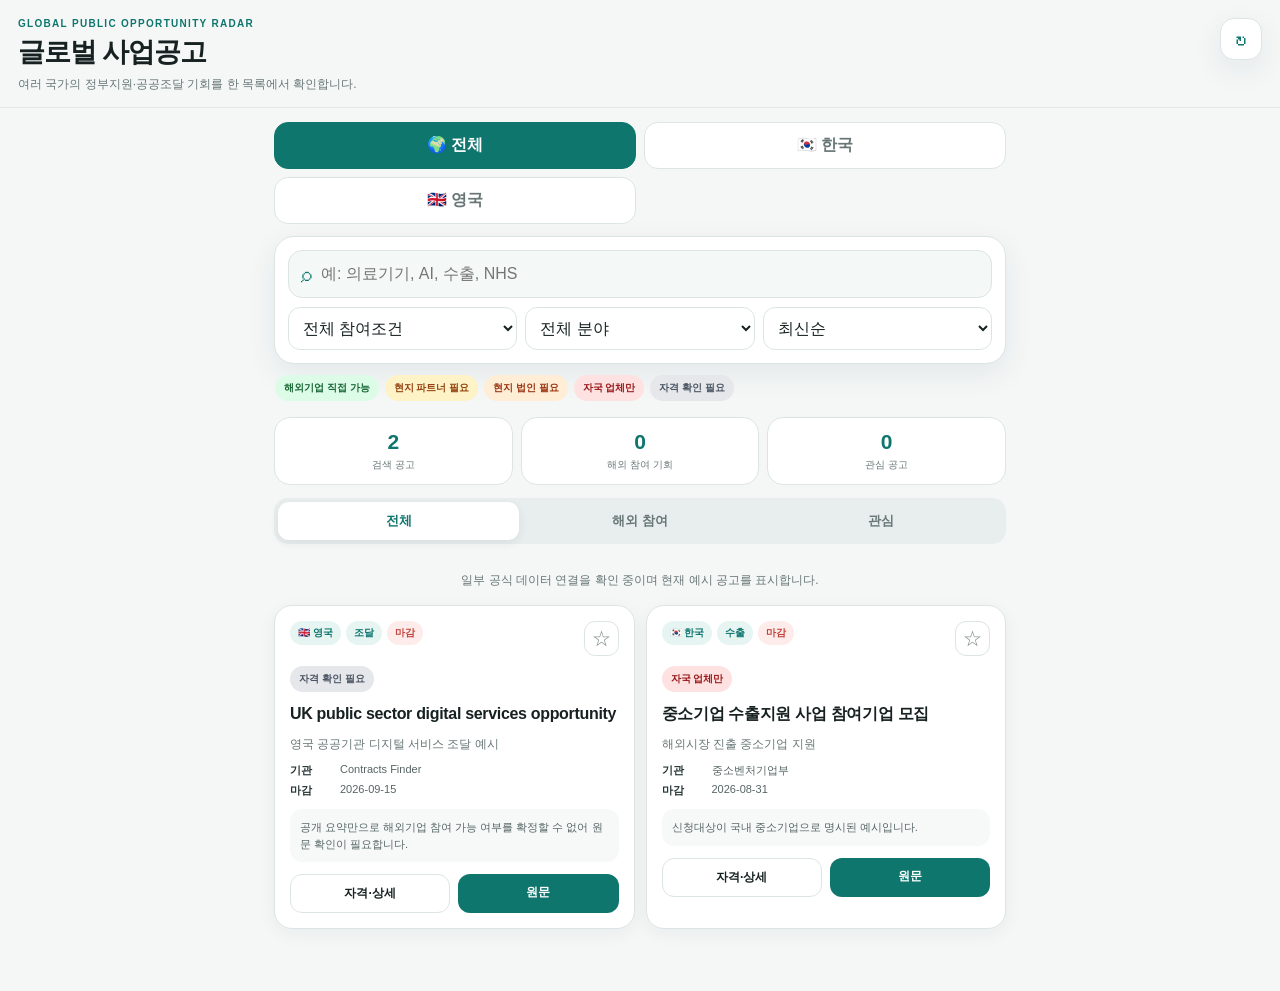
<file: index.html>
<!doctype html>
<html lang="ko"><head><meta charset="utf-8"><meta name="viewport" content="width=device-width,initial-scale=1,viewport-fit=cover"><meta name="theme-color" content="#0f766e"><meta name="apple-mobile-web-app-capable" content="yes"><meta name="apple-mobile-web-app-status-bar-style" content="default"><meta name="apple-mobile-web-app-title" content="글로벌 공고"><link rel="apple-touch-icon" href="icon.svg"><link rel="icon" href="icon.svg" type="image/svg+xml"><link rel="manifest" href="manifest.webmanifest"><link rel="stylesheet" href="styles.css?v=13"><title>글로벌 사업공고</title></head>
<body><header class="app-header"><div><p class="eyebrow">GLOBAL PUBLIC OPPORTUNITY RADAR</p><h1>글로벌 사업공고</h1><p class="subtitle">여러 국가의 정부지원·공공조달 기회를 한 목록에서 확인합니다.</p></div><button id="refreshBtn" class="icon-btn" aria-label="새로고침">↻</button></header>
<main><section class="country-switch"><button data-country="ALL" class="active">🌍 전체</button><button data-country="KR">🇰🇷 한국</button><button data-country="UK">🇬🇧 영국</button></section>
<section class="search-panel"><label class="search-box"><span>⌕</span><input id="keywordInput" type="search" placeholder="예: 의료기기, AI, 수출, NHS"></label><div class="filters"><select id="eligibilityFilter"><option value="">전체 참여조건</option><option value="foreign_open">해외기업 직접 가능</option><option value="partner_required">현지 파트너 필요</option><option value="local_entity">현지 법인 필요</option><option value="domestic_only">자국 업체만</option><option value="review">자격 확인 필요</option></select><select id="categoryFilter"><option value="">전체 분야</option><option>기술</option><option>의료</option><option>수출</option><option>창업</option><option>조달</option><option>연구</option><option>기타</option></select><select id="sortFilter"><option value="latest">최신순</option><option value="deadline">마감 임박순</option></select></div></section>
<section class="legend"><span class="elig foreign_open">해외기업 직접 가능</span><span class="elig partner_required">현지 파트너 필요</span><span class="elig local_entity">현지 법인 필요</span><span class="elig domestic_only">자국 업체만</span><span class="elig review">자격 확인 필요</span></section>
<section class="summary-row"><article><strong id="totalCount">0</strong><span>검색 공고</span></article><article><strong id="foreignCount">0</strong><span>해외 참여 기회</span></article><article><strong id="savedCount">0</strong><span>관심 공고</span></article></section>
<div class="tabbar"><button id="allTab" class="active">전체</button><button id="foreignTab">해외 참여</button><button id="savedTab">관심</button></div><section id="status" class="status">공고를 불러오는 중입니다…</section><section id="noticeList" class="notice-list"></section></main>
<dialog id="detailDialog"><div class="dialog-head"><h2 id="detailTitle"></h2><button id="closeDialog">닫기</button></div><div id="detailBody"></div></dialog><script src="config.js?v=13"></script><script src="app.js?v=13"></script></body></html>
</file>
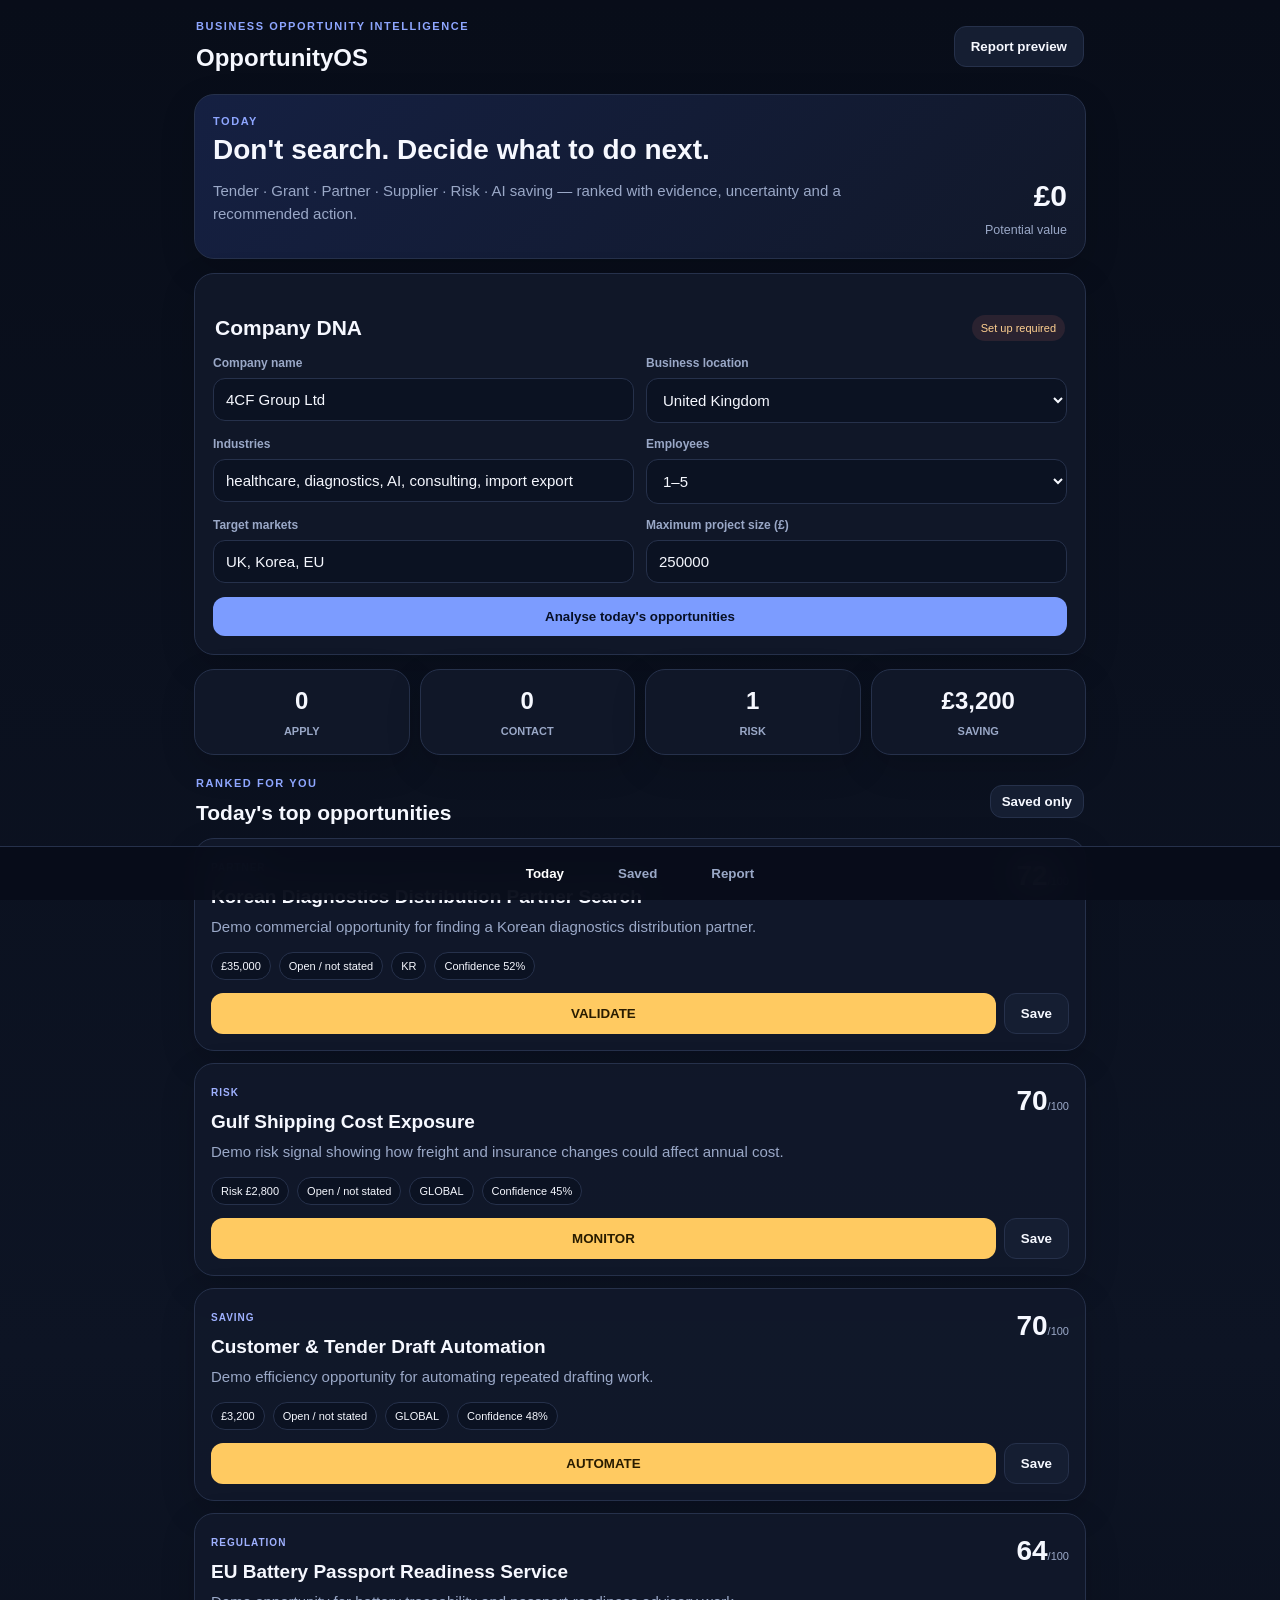
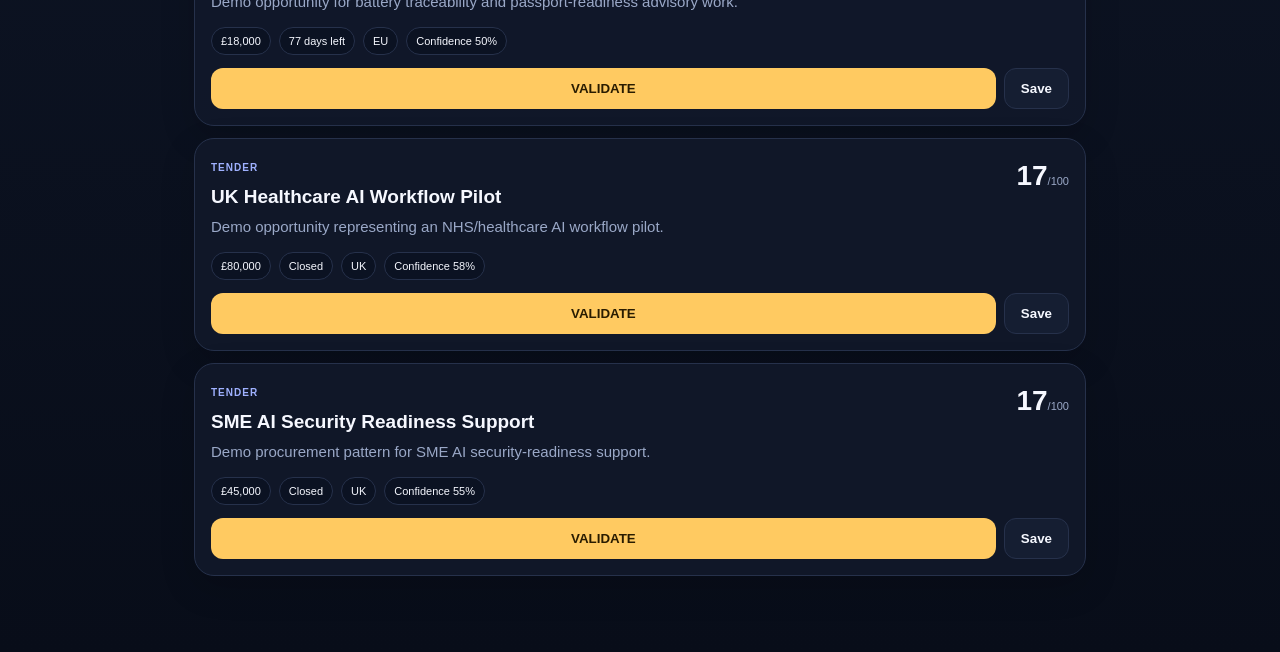
<file: opportunityos/index.html>
<!doctype html>
<html lang="en-GB">
<head>
  <meta charset="utf-8" />
  <meta name="viewport" content="width=device-width,initial-scale=1,viewport-fit=cover" />
  <meta name="theme-color" content="#0b1020" />
  <meta name="description" content="OpportunityOS helps UK businesses decide which opportunities to apply for, contact, prepare, monitor or skip." />
  <link rel="manifest" href="./manifest.webmanifest" />
  <link rel="stylesheet" href="./styles.css" />
  <title>OpportunityOS</title>
</head>
<body>
  <header class="topbar">
    <div>
      <div class="eyebrow">BUSINESS OPPORTUNITY INTELLIGENCE</div>
      <h1>OpportunityOS</h1>
    </div>
    <button id="reportBtn" class="ghost">Report preview</button>
  </header>

  <main>
    <section class="hero card">
      <div>
        <p class="eyebrow">TODAY</p>
        <h2>Don't search. Decide what to do next.</h2>
        <p class="muted">Tender · Grant · Partner · Supplier · Risk · AI saving — ranked with evidence, uncertainty and a recommended action.</p>
      </div>
      <div class="hero-metric"><span id="totalValue">£0</span><small>Potential value</small></div>
    </section>

    <section class="card profile-card">
      <div class="section-head"><h3>Company DNA</h3><span id="profileState" class="pill">Set up required</span></div>
      <div class="grid two">
        <label>Company name<input id="companyName" value="4CF Group Ltd" /></label>
        <label>Business location<select id="country"><option value="UK">United Kingdom</option><option value="KR">South Korea</option><option value="EU">European Union</option></select></label>
        <label>Industries<input id="industries" value="healthcare, diagnostics, AI, consulting, import export" /></label>
        <label>Employees<select id="employees"><option value="1-5">1–5</option><option value="6-20">6–20</option><option value="21-50">21–50</option></select></label>
        <label>Target markets<input id="markets" value="UK, Korea, EU" /></label>
        <label>Maximum project size (£)<input id="maxProject" type="number" value="250000" min="0" /></label>
      </div>
      <button id="analyseBtn" class="primary full">Analyse today's opportunities</button>
    </section>

    <section class="summary-grid">
      <div class="metric card"><strong id="applyCount">0</strong><span>APPLY</span></div>
      <div class="metric card"><strong id="contactCount">0</strong><span>CONTACT</span></div>
      <div class="metric card"><strong id="riskCount">0</strong><span>RISK</span></div>
      <div class="metric card"><strong id="savingTotal">£0</strong><span>SAVING</span></div>
    </section>

    <section>
      <div class="section-head"><div><p class="eyebrow">RANKED FOR YOU</p><h3>Today's top opportunities</h3></div><button id="savedOnly" class="ghost small">Saved only</button></div>
      <div id="opportunityList" class="list"></div>
      <div id="emptyState" class="card empty hidden">No suitable opportunities are visible under the current profile. Update Company DNA or clear the saved-only filter.</div>
    </section>
  </main>

  <nav class="bottom-nav">
    <button data-tab="home" class="active">Today</button>
    <button data-tab="saved">Saved</button>
    <button data-tab="report">Report</button>
  </nav>

  <div id="drawer" class="drawer hidden" role="dialog" aria-modal="true">
    <div class="drawer-panel">
      <button id="closeDrawer" class="close" aria-label="Close">×</button>
      <div id="drawerContent"></div>
    </div>
  </div>

  <script src="./data.js"></script>
  <script src="./app.js"></script>
</body>
</html>
</file>
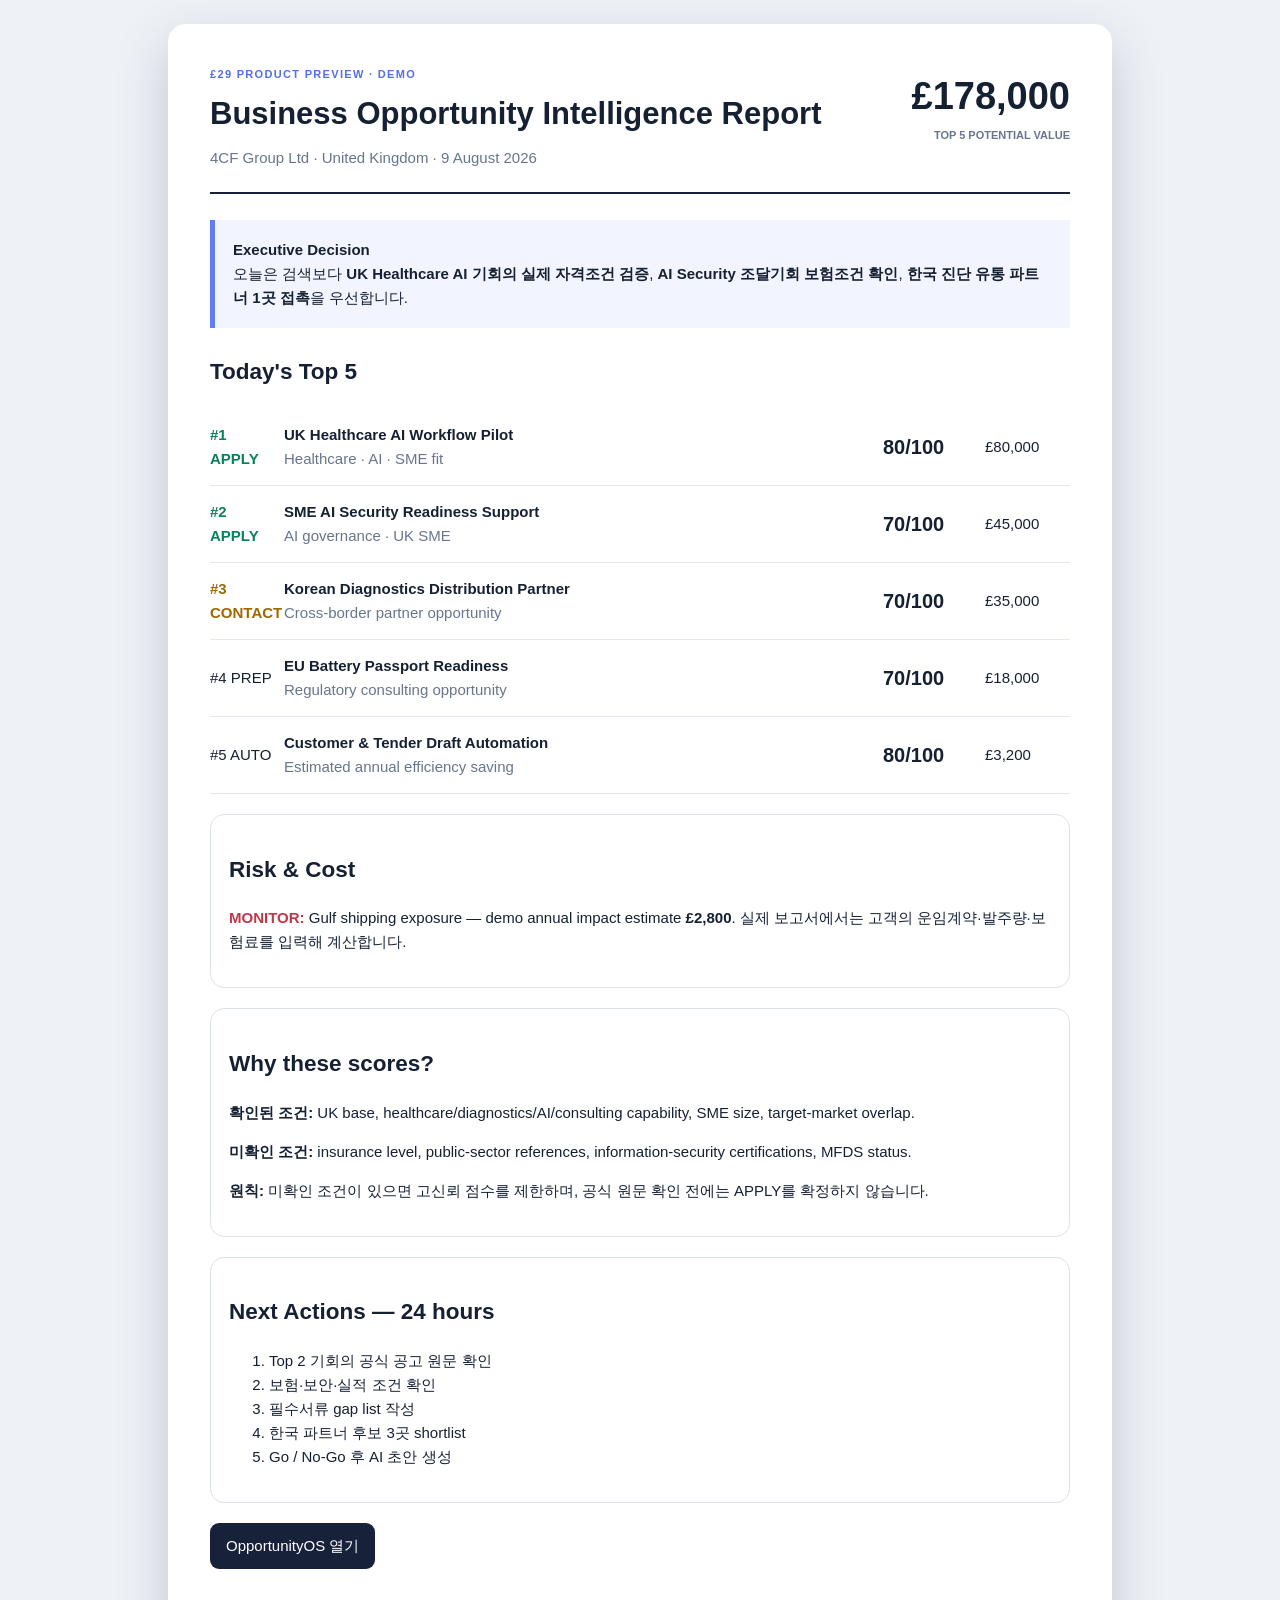
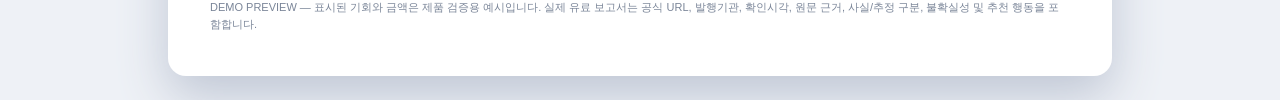
<file: opportunityos/report-preview.html>
<!doctype html><html lang="ko"><head><meta charset="utf-8"><meta name="viewport" content="width=device-width,initial-scale=1"><title>OpportunityOS Report Preview</title><style>body{margin:0;background:#eef1f6;color:#162033;font:15px/1.6 -apple-system,BlinkMacSystemFont,"Segoe UI",sans-serif}.page{max-width:860px;margin:24px auto;background:white;padding:42px;border-radius:18px;box-shadow:0 20px 50px #bfc6d4}.tag{font-size:11px;font-weight:800;letter-spacing:.12em;color:#526fe8}.head{display:flex;justify-content:space-between;gap:30px;border-bottom:2px solid #17213a;padding-bottom:22px}.head h1{margin:5px 0 8px;font-size:31px}.muted{color:#68758d}.value{font-size:38px;font-weight:900;text-align:right}.value small{display:block;font-size:11px;color:#68758d}.decision{background:#f2f5ff;border-left:5px solid #607df5;padding:18px;margin:26px 0}.row{display:grid;grid-template-columns:62px 1fr 90px 85px;gap:12px;padding:14px 0;border-bottom:1px solid #e4e8f0;align-items:center}.score{font-weight:900;font-size:20px}.apply{color:#0b805c;font-weight:900}.contact{color:#a26800;font-weight:900}.risk{color:#c3374b;font-weight:900}.box{border:1px solid #dce2ec;border-radius:14px;padding:18px;margin-top:20px}.foot{margin-top:30px;font-size:11px;color:#7a8598}.btn{display:inline-block;margin-top:20px;padding:11px 16px;background:#17213a;color:white;border-radius:9px;text-decoration:none}@media(max-width:650px){.page{margin:0;border-radius:0;padding:22px}.head{display:block}.value{text-align:left;margin-top:20px}.row{grid-template-columns:55px 1fr 60px}.row .money{display:none}}@media print{body{background:white}.page{box-shadow:none;margin:0;max-width:none}.btn{display:none}}</style></head><body><main class="page"><div class="head"><div><div class="tag">£29 PRODUCT PREVIEW · DEMO</div><h1>Business Opportunity Intelligence Report</h1><div class="muted">4CF Group Ltd · United Kingdom · 9 August 2026</div></div><div class="value">£178,000<small>TOP 5 POTENTIAL VALUE</small></div></div><section class="decision"><b>Executive Decision</b><br>오늘은 검색보다 <strong>UK Healthcare AI 기회의 실제 자격조건 검증</strong>, <strong>AI Security 조달기회 보험조건 확인</strong>, <strong>한국 진단 유통 파트너 1곳 접촉</strong>을 우선합니다.</section><h2>Today's Top 5</h2><div class="row"><div class="apply">#1 APPLY</div><div><b>UK Healthcare AI Workflow Pilot</b><br><span class="muted">Healthcare · AI · SME fit</span></div><div class="score">80/100</div><div class="money">£80,000</div></div><div class="row"><div class="apply">#2 APPLY</div><div><b>SME AI Security Readiness Support</b><br><span class="muted">AI governance · UK SME</span></div><div class="score">70/100</div><div class="money">£45,000</div></div><div class="row"><div class="contact">#3 CONTACT</div><div><b>Korean Diagnostics Distribution Partner</b><br><span class="muted">Cross-border partner opportunity</span></div><div class="score">70/100</div><div class="money">£35,000</div></div><div class="row"><div>#4 PREP</div><div><b>EU Battery Passport Readiness</b><br><span class="muted">Regulatory consulting opportunity</span></div><div class="score">70/100</div><div class="money">£18,000</div></div><div class="row"><div>#5 AUTO</div><div><b>Customer & Tender Draft Automation</b><br><span class="muted">Estimated annual efficiency saving</span></div><div class="score">80/100</div><div class="money">£3,200</div></div><section class="box"><h2>Risk & Cost</h2><p><b class="risk">MONITOR:</b> Gulf shipping exposure — demo annual impact estimate <b>£2,800</b>. 실제 보고서에서는 고객의 운임계약·발주량·보험료를 입력해 계산합니다.</p></section><section class="box"><h2>Why these scores?</h2><p><b>확인된 조건:</b> UK base, healthcare/diagnostics/AI/consulting capability, SME size, target-market overlap.</p><p><b>미확인 조건:</b> insurance level, public-sector references, information-security certifications, MFDS status.</p><p><b>원칙:</b> 미확인 조건이 있으면 고신뢰 점수를 제한하며, 공식 원문 확인 전에는 APPLY를 확정하지 않습니다.</p></section><section class="box"><h2>Next Actions — 24 hours</h2><ol><li>Top 2 기회의 공식 공고 원문 확인</li><li>보험·보안·실적 조건 확인</li><li>필수서류 gap list 작성</li><li>한국 파트너 후보 3곳 shortlist</li><li>Go / No-Go 후 AI 초안 생성</li></ol></section><a class="btn" href="./">OpportunityOS 열기</a><div class="foot">DEMO PREVIEW — 표시된 기회와 금액은 제품 검증용 예시입니다. 실제 유료 보고서는 공식 URL, 발행기관, 확인시각, 원문 근거, 사실/추정 구분, 불확실성 및 추천 행동을 포함합니다.</div></main></body></html>
</file>
<file: styles.css>
:root{--bg:#f5f7f7;--panel:#fff;--text:#172121;--muted:#687676;--line:#dce5e4;--brand:#0f766e;--brand-soft:#e6f4f2;--danger:#c2413a;--shadow:0 10px 30px rgba(22,47,45,.08)}*{box-sizing:border-box}html{background:var(--bg)}body{margin:0;background:var(--bg);color:var(--text);font-family:-apple-system,BlinkMacSystemFont,"Apple SD Gothic Neo","Noto Sans KR","Segoe UI",sans-serif;min-height:100vh;padding:env(safe-area-inset-top) 0 calc(28px + env(safe-area-inset-bottom))}button,input,select{font:inherit}.app-header{position:sticky;top:0;z-index:20;display:flex;justify-content:space-between;align-items:flex-start;padding:18px 18px 14px;background:rgba(245,247,247,.94);backdrop-filter:blur(18px);border-bottom:1px solid rgba(220,229,228,.8)}.eyebrow{margin:0 0 5px;color:var(--brand);font-weight:800;font-size:10px;letter-spacing:.13em}h1{margin:0;font-size:27px;letter-spacing:-.04em}.subtitle{margin:6px 0 0;color:var(--muted);font-size:12px;line-height:1.45}.icon-btn{width:42px;height:42px;border:1px solid var(--line);border-radius:14px;background:var(--panel);color:var(--brand);font-size:24px;box-shadow:var(--shadow)}main{max-width:760px;margin:auto;padding:14px 14px 34px}.country-switch{display:grid;grid-template-columns:1fr 1fr;gap:8px;margin-bottom:12px}.country-switch button{border:1px solid var(--line);background:#fff;border-radius:14px;padding:12px;font-weight:800;color:var(--muted)}.country-switch button.active{background:var(--brand);color:#fff;border-color:var(--brand)}.search-panel{background:var(--panel);border:1px solid var(--line);border-radius:20px;padding:13px;box-shadow:var(--shadow)}.search-box{display:flex;align-items:center;gap:9px;background:#f4f8f7;border:1px solid var(--line);border-radius:14px;padding:0 12px}.search-box span{font-size:21px;color:var(--brand)}.search-box input{width:100%;border:0;background:transparent;padding:14px 0;outline:none;color:var(--text)}.filters{display:grid;grid-template-columns:1fr 1fr;gap:8px;margin-top:9px}.filters select{min-width:0;border:1px solid var(--line);border-radius:12px;background:#fff;padding:11px 10px;color:var(--text);outline:none}.filters select:last-child{grid-column:1/-1}.legend{display:flex;gap:6px;overflow:auto;padding:11px 1px 3px}.elig{display:inline-flex;align-items:center;border-radius:999px;padding:6px 9px;font-size:10px;font-weight:900;white-space:nowrap}.foreign_open{background:#dcfce7;color:#166534}.partner_required{background:#fef3c7;color:#92400e}.local_entity{background:#ffedd5;color:#9a3412}.domestic_only{background:#fee2e2;color:#991b1b}.review{background:#e5e7eb;color:#4b5563}.summary-row{display:grid;grid-template-columns:repeat(3,1fr);gap:8px;margin:13px 0}.summary-row article{background:var(--panel);border:1px solid var(--line);border-radius:16px;padding:12px 6px;text-align:center}.summary-row strong{display:block;font-size:21px;color:var(--brand)}.summary-row span{display:block;margin-top:4px;font-size:10px;color:var(--muted)}.tabbar{display:grid;grid-template-columns:repeat(3,1fr);padding:4px;background:#e8eeed;border-radius:14px;margin:0 0 12px}.tabbar button{border:0;background:transparent;color:var(--muted);padding:10px 4px;border-radius:11px;font-size:13px;font-weight:700}.tabbar button.active{background:#fff;color:var(--brand);box-shadow:0 3px 10px rgba(20,52,49,.08)}.status{padding:16px 3px;color:var(--muted);font-size:12px;text-align:center}.notice-list{display:grid;gap:11px}.notice-card{background:var(--panel);border:1px solid var(--line);border-radius:18px;padding:15px;box-shadow:0 5px 18px rgba(22,47,45,.05)}.card-top{display:flex;justify-content:space-between;gap:10px;align-items:flex-start}.badges{display:flex;flex-wrap:wrap;gap:5px}.badge{display:inline-flex;border-radius:999px;padding:5px 8px;background:var(--brand-soft);color:var(--brand);font-size:10px;font-weight:800}.badge.urgent{background:#feeceb;color:var(--danger)}.save-btn{flex:0 0 auto;width:35px;height:35px;border:1px solid var(--line);border-radius:11px;background:#fff;color:#879392;font-size:19px}.save-btn.saved{color:#e79d16;background:#fff8e7}.notice-card>.elig{margin-top:10px}.notice-card h2{font-size:16px;line-height:1.45;letter-spacing:-.02em;margin:10px 0 9px}.notice-card p{margin:0 0 10px;color:var(--muted);font-size:12px;line-height:1.55}.meta-row{display:flex;gap:8px;margin-top:5px;font-size:11px;color:#566464}.meta-row b{min-width:42px;color:#263434}.eligibility-note{margin-top:11px;padding:10px;border-radius:12px;background:#f7f9f9;color:#566464;font-size:11px;line-height:1.5}.card-actions{display:grid;grid-template-columns:1fr 1fr;gap:8px;margin-top:12px}.card-actions button,.card-actions a{border-radius:12px;padding:10px;text-align:center;text-decoration:none;font-size:12px;font-weight:800}.detail-btn{border:1px solid var(--line);background:#fff;color:var(--text)}.source-link{border:0;background:var(--brand);color:#fff}.empty{background:var(--panel);border:1px dashed var(--line);border-radius:18px;padding:40px 18px;text-align:center;color:var(--muted);font-size:13px}dialog{width:min(92vw,620px);max-height:84vh;overflow:auto;border:0;border-radius:22px;background:#fff;color:var(--text);padding:18px;box-shadow:0 30px 80px rgba(0,0,0,.25)}dialog::backdrop{background:rgba(10,24,23,.55);backdrop-filter:blur(3px)}.dialog-head{display:flex;justify-content:space-between;gap:15px;align-items:flex-start}.dialog-head h2{font-size:19px;line-height:1.45;margin:0}.dialog-head button{border:0;background:var(--brand-soft);color:var(--brand);border-radius:10px;padding:8px 10px}.detail-section{margin-top:17px}.detail-section h3{font-size:13px;color:var(--brand);margin:0 0 7px}.detail-section p{font-size:13px;line-height:1.65;white-space:pre-wrap;margin:0;color:#40504f}.detail-section small{display:block;margin-top:7px;color:var(--muted);line-height:1.5}.detail-source{display:block;margin-top:18px;background:var(--brand);color:#fff;text-align:center;text-decoration:none;padding:13px;border-radius:13px;font-weight:800}@media(min-width:640px){.filters{grid-template-columns:1fr 1fr 1fr}.filters select:last-child{grid-column:auto}.notice-list{grid-template-columns:1fr 1fr}}
</file>
<file: opportunityos/styles.css>
:root{--bg:#080d19;--card:#11182a;--card2:#161f34;--text:#f6f8ff;--muted:#9aa8c7;--accent:#7c9cff;--good:#47d7a2;--warn:#ffca61;--bad:#ff6b7d;--line:#26314b}*{box-sizing:border-box}body{margin:0;background:linear-gradient(180deg,#080d19,#0d1424 60%,#080d19);color:var(--text);font:15px/1.5 -apple-system,BlinkMacSystemFont,"Segoe UI",sans-serif;padding:env(safe-area-inset-top) 0 calc(76px + env(safe-area-inset-bottom));min-height:100vh}.topbar,main{max-width:920px;margin:auto}.topbar{display:flex;justify-content:space-between;align-items:center;padding:18px 16px}.topbar h1{margin:0;font-size:24px}.eyebrow{color:#8ea6ff;font-size:11px;font-weight:800;letter-spacing:.14em;margin:0 0 5px}.card{background:rgba(17,24,42,.92);border:1px solid var(--line);border-radius:20px;padding:18px;box-shadow:0 12px 35px rgba(0,0,0,.16)}main{padding:0 14px}.hero{display:flex;justify-content:space-between;gap:20px;align-items:end;margin-bottom:14px;background:linear-gradient(135deg,#152042,#11182a)}.hero h2{font-size:28px;line-height:1.08;margin:6px 0 10px}.hero-metric{text-align:right;min-width:140px}.hero-metric span{font-size:30px;font-weight:900;display:block}.hero-metric small,.muted{color:var(--muted)}.profile-card{margin-bottom:14px}.section-head{display:flex;justify-content:space-between;align-items:center;margin:20px 2px 10px}.section-head h3{margin:0;font-size:21px}.grid.two{display:grid;grid-template-columns:1fr 1fr;gap:12px}label{color:var(--muted);font-size:12px;font-weight:700}input,select{width:100%;margin-top:6px;padding:12px;border-radius:12px;border:1px solid var(--line);background:#0b1222;color:var(--text);font-size:15px}.primary,.ghost,.action{border:0;border-radius:12px;padding:12px 16px;font-weight:800;cursor:pointer}.primary{background:var(--accent);color:#081026}.full{width:100%;margin-top:14px}.ghost{background:#151e32;color:var(--text);border:1px solid var(--line)}.ghost.small{padding:8px 11px}.pill{font-size:11px;padding:5px 9px;border-radius:999px;background:#2a2230;color:#ffd090}.pill.ok{background:#13352c;color:#72e3ba}.summary-grid{display:grid;grid-template-columns:repeat(4,1fr);gap:10px;margin-bottom:18px}.metric{text-align:center;padding:13px}.metric strong{display:block;font-size:24px}.metric span{font-size:11px;color:var(--muted);font-weight:800}.list{display:grid;gap:12px}.opp{padding:16px}.opp-top{display:flex;justify-content:space-between;gap:12px}.opp h4{font-size:19px;margin:5px 0}.opp p{margin:0;color:var(--muted)}.type{font-size:10px;color:#9fb1ff;font-weight:900;letter-spacing:.1em}.score{text-align:right;min-width:62px}.score strong{font-size:28px}.score span{font-size:11px;color:var(--muted)}.meta{display:flex;gap:8px;flex-wrap:wrap;margin:13px 0}.meta span{background:#0b1222;border:1px solid var(--line);border-radius:999px;padding:5px 9px;font-size:11px}.actions{display:grid;grid-template-columns:1fr auto;gap:8px}.action.good{background:var(--good);color:#062319}.action.warn{background:var(--warn);color:#291c00}.action.bad{background:var(--bad);color:#310711}.bottom-nav{position:fixed;z-index:30;bottom:0;left:0;right:0;display:flex;justify-content:center;gap:6px;padding:10px 12px calc(10px + env(safe-area-inset-bottom));background:rgba(8,13,25,.92);backdrop-filter:blur(16px);border-top:1px solid var(--line)}.bottom-nav button{background:transparent;color:var(--muted);border:0;padding:9px 24px;font-weight:800}.bottom-nav .active{color:white}.drawer{position:fixed;z-index:50;inset:0;background:rgba(0,0,0,.65);display:flex;align-items:flex-end;justify-content:center}.drawer-panel{width:min(760px,100%);max-height:88vh;overflow:auto;background:#101829;border:1px solid var(--line);border-radius:24px 24px 0 0;padding:22px 18px calc(26px + env(safe-area-inset-bottom));position:relative}.close{position:absolute;right:14px;top:10px;border:0;background:transparent;color:white;font-size:30px}.big-score{font-size:50px;font-weight:900}.source-box{padding:14px;background:#0b1222;border:1px solid var(--line);border-radius:14px;margin:14px 0}.linkbtn{display:block;text-align:center;text-decoration:none}.report-value{font-size:42px;font-weight:900;padding:14px 0}.report-value small{display:block;font-size:12px;color:var(--muted)}.report-row{display:grid;grid-template-columns:90px 1fr 60px;gap:8px;padding:11px 0;border-bottom:1px solid var(--line)}.tiny{font-size:11px;color:var(--muted)}.empty{text-align:center;color:var(--muted)}.hidden{display:none!important}@media(max-width:640px){.topbar{padding-top:14px}.topbar .ghost{padding:9px 10px;font-size:12px}.hero{align-items:flex-start;flex-direction:column}.hero h2{font-size:25px}.hero-metric{text-align:left}.grid.two{grid-template-columns:1fr}.summary-grid{grid-template-columns:1fr 1fr}.opp-top{align-items:flex-start}.report-row{grid-template-columns:70px 1fr 50px;font-size:12px}}@media print{body{background:white;color:#111;padding:0}.topbar,main,.bottom-nav,.close{display:none!important}.drawer{position:static;display:block;background:white}.drawer-panel{max-height:none;width:100%;border:0;color:#111;background:white}.report .eyebrow,.report .tiny{color:#555}.primary{display:none}.report-row{border-color:#ddd}}
</file>
